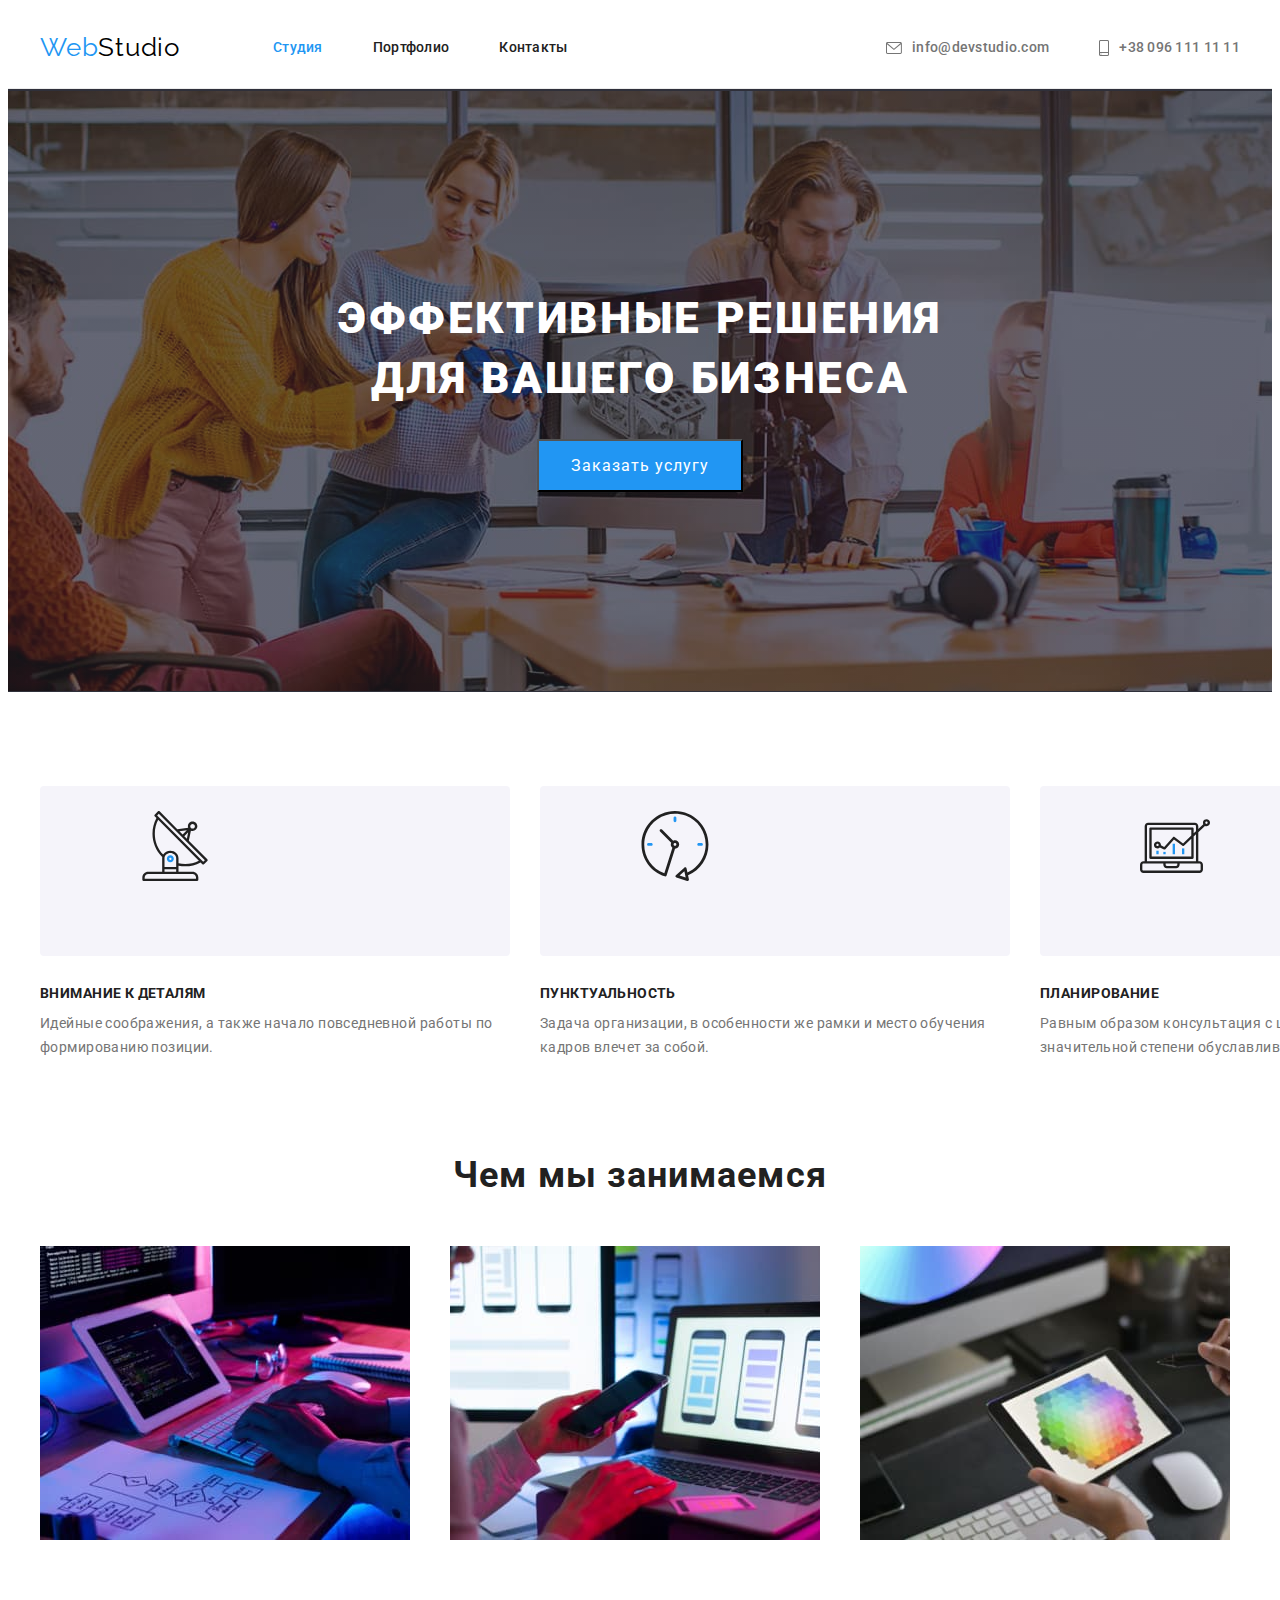
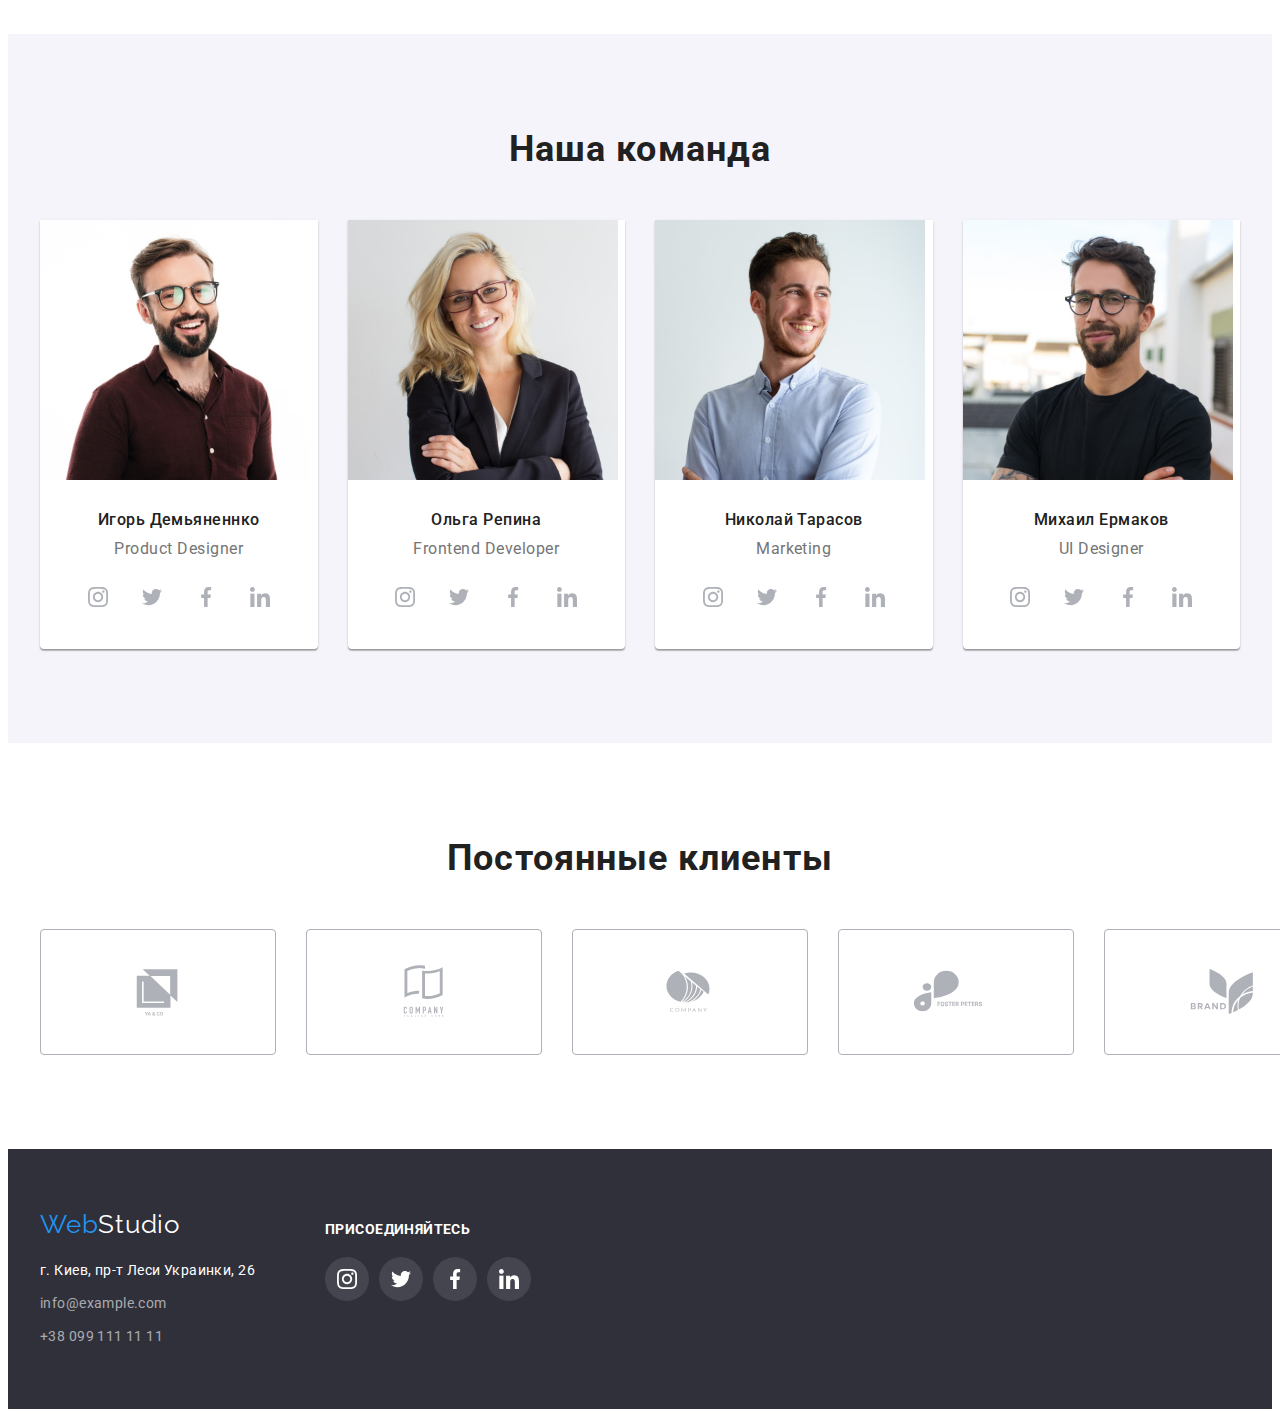
<file: index.html>
<!DOCTYPE html>
<html lang="ru">
  <head>
    <meta charset="UTF-8" />
    <meta http-equiv="X-UA-Compatible" content="IE=edge" />
    <meta name="viewport" content="width=device-width, initial-scale=1.0" />
    <link
      href="https://fonts.googleapis.com/css2?family=Raleway:wght@700&family=Roboto:wght@400;500;700;900&display=swap"
      rel="stylesheet"
    />
    <link
      rel="stylesheet"
      href="https://cdnjs.cloudflare.com/ajax/libs/modern-normalize/1.1.0/modern-normalize.min.css"
      integrity="sha512-wpPYUAdjBVSE4KJnH1VR1HeZfpl1ub8YT/NKx4PuQ5NmX2tKuGu6U/JRp5y+Y8XG2tV+wKQpNHVUX03MfMFn9Q=="
      crossorigin="anonymous"
      referrerpolicy="no-referrer"
    />
    <link rel="stylesheet" href="./css/styles.css" />
    <title>Студия</title>
  </head>
  <body>
    <!---Шапка сайту-->
    <header class="header">
      <div class="container">
        <a href="/" class="logo-up link"
          >Web<span class="logo-first">Studio</span></a
        >
        <nav class="header-navigation">
          <ul class="header-list list">
            <li class="header-item">
              <a class="header-link link current" href="./index.html">Студия</a>
            </li>
            <li class="header-item">
              <a class="header-link link" href="./portfolio.html">Портфолио</a>
            </li>
            <li class="header-item">
              <a class="header-link link" href="/Контакты">Контакты</a>
            </li>
          </ul>
        </nav>
        <div class="header-connect">
          <a class="header-address link" href="malto:info@devstudio.com">
            <svg class="contacts-icon" width="16" height="12">
              <use href="./images/symbol-defs-big.svg#icon-envelope"></use></svg
            >info@devstudio.com
          </a>
          <a class="header-address link" href="tel:+380961111111"
            ><svg class="contacts-icon" width="10" height="16">
              <use
                href="./images/symbol-defs-big.svg#icon-smartphone"
              ></use></svg
            >+38 096 111 11 11</a
          >
        </div>
      </div>
    </header>

    <!--Герой-->
    <main>
      <section class="hero">
        <div class="container">
          <h1 class="hero-title">ЭФФЕКТИВНЫЕ РЕШЕНИЯ ДЛЯ ВАШЕГО БИЗНЕСА</h1>
          <button type="button" class="hero-btn">Заказать услугу</button>
        </div>
      </section>

      <!--О нашей компании-->

      <section class="feature">
        <div class="container">
          <h2 hidden>Наши преемущества</h2>
          <ul class="feature-list list">
            <li class="feature-item">
              <div class="feature-item-bg">
                <svg class="feature-icon" width="70" height="70">
                  <use href="./images/symbol-defs-big.svg#icon-antenna"></use>
                </svg>
              </div>
              <h3 class="feature-title">ВНИМАНИЕ К ДЕТАЛЯМ</h3>
              <p class="feature-text">
                Идейные соображения, а также начало повседневной работы по
                формированию позиции.
              </p>
            </li>
            <li class="feature-item">
              <div class="feature-item-bg">
                <svg class="feature-icon" width="70" height="70">
                  <use href="./images/symbol-defs-big.svg#icon-clock"></use>
                </svg>
              </div>
              <h3 class="feature-title">ПУНКТУАЛЬНОСТЬ</h3>
              <p class="feature-text">
                Задача организации, в особенности же рамки и место обучения
                кадров влечет за собой.
              </p>
            </li>
            <li class="feature-item">
              <div class="feature-item-bg">
                <svg class="feature-icon" width="70" height="70">
                  <use href="./images/symbol-defs-big.svg#icon-diagram"></use>
                </svg>
              </div>
              <h3 class="feature-title">ПЛАНИРОВАНИЕ</h3>
              <p class="feature-text">
                Равным образом консультация с широким активом в значительной
                степени обуславливает.
              </p>
            </li>
            <li class="feature-item">
              <div class="feature-item-bg">
                <svg class="feature-icon" width="70" height="70">
                  <use href="./images/symbol-defs-big.svg#icon-astronaut"></use>
                </svg>
              </div>
              <h3 class="feature-title">СОВРЕМЕННЫЕ ТЕХНОЛОГИИ</h3>
              <p class="feature-text">
                Значимость этих проблем настолько очевидна, что реализация
                плановых заданий.
              </p>
            </li>
          </ul>
        </div>
      </section>

      <section class="about">
        <div class="container">
          <h2 class="about-title">Чем мы занимаемся</h2>
          <ul class="about-list list">
            <li class="about-item">
              <img
                src="./images/image1.jpg"
                alt="Написание кода"
                width="370"
                height="294"
              />
            </li>
            <li class="about-item">
              <img
                src="./images/image2.jpg"
                alt="Разработка мобильного приложения"
                width="370"
                height="294"
              />
            </li>
            <li class="about-item">
              <img
                src="./images/image3.jpg"
                alt="Конечный результат приложения"
                width="370"
                height="294"
              />
            </li>
          </ul>
        </div>
      </section>

      <section class="team">
        <div class="container">
          <h2 class="team-title">Наша команда</h2>
          <ul class="team-list list">
            <li class="team-item">
              <img
                src="./images/imgigor.jpg"
                alt="Игорь Демьяненнко"
                width="270"
                height="260"
              />
              <div class="name-position">
                <h3 class="team-name">Игорь Демьяненнко</h3>
                <p lang="en" class="team-position">Product Designer</p>
                <ul class="team-soc-list list">
                  <li class="team-soc-item">
                    <a href="" class="team-soc-link">
                      <svg class="team-soc-icon" width="20" height="20">
                        <use
                          href="./images/symbol-defs-big.svg#icon-instagram"
                        ></use>
                      </svg>
                    </a>
                  </li>
                  <li class="team-soc-item">
                    <a href="" class="team-soc-link"
                      ><svg class="team-soc-icon" width="20" height="20">
                        <use
                          href="./images/symbol-defs-big.svg#icon-twitter"
                        ></use></svg
                    ></a>
                  </li>
                  <li class="team-soc-item">
                    <a href="" class="team-soc-link"
                      ><svg class="team-soc-icon" width="20" height="20">
                        <use
                          href="./images/symbol-defs-big.svg#icon-facebook"
                        ></use></svg
                    ></a>
                  </li>
                  <li class="team-soc-item">
                    <a href="" class="team-soc-link"
                      ><svg class="team-soc-icon" width="20" height="20">
                        <use
                          href="./images/symbol-defs-big.svg#icon-linkedin"
                        ></use></svg
                    ></a>
                  </li>
                </ul>
              </div>
            </li>
            <li class="team-item">
              <img
                src="./images/imgolga.jpg"
                alt="Ольга Репина"
                width="270"
                height="260"
              />
              <div class="name-position">
                <h3 class="team-name">Ольга Репина</h3>
                <p lang="en" class="team-position">Frontend Developer</p>
                <ul class="team-soc-list list">
                  <li class="team-soc-item">
                    <a href="" class="team-soc-link">
                      <svg class="team-soc-icon" width="20" height="20">
                        <use
                          href="./images/symbol-defs-big.svg#icon-instagram"
                        ></use>
                      </svg>
                    </a>
                  </li>
                  <li class="team-soc-item">
                    <a href="" class="team-soc-link"
                      ><svg class="team-soc-icon" width="20" height="20">
                        <use
                          href="./images/symbol-defs-big.svg#icon-twitter"
                        ></use></svg
                    ></a>
                  </li>
                  <li class="team-soc-item">
                    <a href="" class="team-soc-link"
                      ><svg class="team-soc-icon" width="20" height="20">
                        <use
                          href="./images/symbol-defs-big.svg#icon-facebook"
                        ></use></svg
                    ></a>
                  </li>
                  <li class="team-soc-item">
                    <a href="" class="team-soc-link"
                      ><svg class="team-soc-icon" width="20" height="20">
                        <use
                          href="./images/symbol-defs-big.svg#icon-linkedin"
                        ></use></svg
                    ></a>
                  </li>
                </ul>
              </div>
            </li>
            <li class="team-item">
              <img
                src="./images/imgnikolay.jpg"
                alt="Николай Тарасов"
                width="270"
                height="260"
              />
              <div class="name-position">
                <h3 class="team-name">Николай Тарасов</h3>
                <p lang="en" class="team-position">Marketing</p>
                <ul class="team-soc-list list">
                  <li class="team-soc-item">
                    <a href="" class="team-soc-link">
                      <svg class="team-soc-icon" width="20" height="20">
                        <use
                          href="./images/symbol-defs-big.svg#icon-instagram"
                        ></use>
                      </svg>
                    </a>
                  </li>
                  <li class="team-soc-item">
                    <a href="" class="team-soc-link"
                      ><svg class="team-soc-icon" width="20" height="20">
                        <use
                          href="./images/symbol-defs-big.svg#icon-twitter"
                        ></use></svg
                    ></a>
                  </li>
                  <li class="team-soc-item">
                    <a href="" class="team-soc-link"
                      ><svg class="team-soc-icon" width="20" height="20">
                        <use
                          href="./images/symbol-defs-big.svg#icon-facebook"
                        ></use></svg
                    ></a>
                  </li>
                  <li class="team-soc-item">
                    <a href="" class="team-soc-link"
                      ><svg class="team-soc-icon" width="20" height="20">
                        <use
                          href="./images/symbol-defs-big.svg#icon-linkedin"
                        ></use></svg
                    ></a>
                  </li>
                </ul>
              </div>
            </li>
            <li class="team-item">
              <img
                src="./images/imgmikhail.jpg"
                alt="Михаил Ермаков"
                width="270"
                height="260"
              />
              <div class="name-position">
                <h3 class="team-name">Михаил Ермаков</h3>
                <p lang="en" class="team-position">UI Designer</p>
                <ul class="team-soc-list list">
                  <li class="team-soc-item">
                    <a href="" class="team-soc-link">
                      <svg class="team-soc-icon" width="20" height="20">
                        <use
                          href="./images/symbol-defs-big.svg#icon-instagram"
                        ></use>
                      </svg>
                    </a>
                  </li>
                  <li class="team-soc-item">
                    <a href="" class="team-soc-link"
                      ><svg class="team-soc-icon" width="20" height="20">
                        <use
                          href="./images/symbol-defs-big.svg#icon-twitter"
                        ></use></svg
                    ></a>
                  </li>
                  <li class="team-soc-item">
                    <a href="" class="team-soc-link"
                      ><svg class="team-soc-icon" width="20" height="20">
                        <use
                          href="./images/symbol-defs-big.svg#icon-facebook"
                        ></use></svg
                    ></a>
                  </li>
                  <li class="team-soc-item">
                    <a href="" class="team-soc-link"
                      ><svg class="team-soc-icon" width="20" height="20">
                        <use
                          href="./images/symbol-defs-big.svg#icon-linkedin"
                        ></use></svg
                    ></a>
                  </li>
                </ul>
              </div>
            </li>
          </ul>
        </div>
      </section>
      <section class="clients">
        <div class="container">
          <h2 class="clients-title">Постоянные клиенты</h2>
          <ul class="clients-list list">
            <li class="clients-item">
              <a href="" class="clients-link">
                <svg class="clients-icon" width="106" height="60">
                  <use href="./images/symbol-defs-big.svg#icon-logo_1"></use>
                </svg>
              </a>
            </li>
            <li class="clients-item">
              <a href="" class="clients-link">
                <svg class="clients-icon" width="106" height="60">
                  <use href="./images/symbol-defs-big.svg#icon-logo_2"></use>
                </svg>
              </a>
            </li>
            <li class="clients-item">
              <a href="" class="clients-link">
                <svg class="clients-icon" width="106" height="60">
                  <use href="./images/symbol-defs-big.svg#icon-logo_3"></use>
                </svg>
              </a>
            </li>
            <li class="clients-item">
              <a href="" class="clients-link">
                <svg class="clients-icon" width="106" height="60">
                  <use href="./images/symbol-defs-big.svg#icon-logo_4"></use>
                </svg>
              </a>
            </li>
            <li class="clients-item">
              <a href="" class="clients-link">
                <svg class="clients-icon" width="106" height="60">
                  <use href="./images/symbol-defs-big.svg#icon-logo_5"></use>
                </svg>
              </a>
            </li>
            <li class="clients-item">
              <a href="" class="clients-link">
                <svg class="clients-icon" width="106" height="60">
                  <use href="./images/symbol-defs-big.svg#icon-logo_6"></use>
                </svg>
              </a>
            </li>
          </ul>
        </div>
      </section>
    </main>

    <!--Подвал-->
    <footer class="footer-content">
      <div class="container">
        <div class="footer-address">
          <a href="/" class="logo-down link"
            >Web<span class="logo-second">Studio</span></a
          >
          <address>
            <ul class="address-list list">
              <li class="contact-address">
                <a
                  class="address link"
                  href="https://goo.gl/maps/pw15rnCZKa5F1fGf9"
                  target="_blank"
                  rel="noopener noreferrer nofollow"
                  >г. Киев, пр-т Леси Украинки, 26</a
                >
              </li>
              <li class="contact-address">
                <a class="address-footer link" href="malto:info@example.com"
                  >info@example.com</a
                >
              </li>
              <li class="contact-address">
                <a class="address-footer link" href="tel:+380991111111"
                  >+38 099 111 11 11</a
                >
              </li>
            </ul>
          </address>
        </div>
        <div class="social-media">
          <h2 class="social-media-title">Присоединяйтесь</h2>
          <ul class="social-media-list list">
            <li class="social-media-item">
              <a href="" class="social-media-link">
                <svg class="social-media-icon" width="20" height="20">
                  <use href="./images/symbol-defs-big.svg#icon-instagram"></use>
                </svg>
              </a>
            </li>
            <li class="social-media-item">
              <a href="" class="social-media-link">
                <svg class="social-media-icon" width="20" height="20">
                  <use href="./images/symbol-defs-big.svg#icon-twitter"></use>
                </svg>
              </a>
            </li>
            <li class="social-media-item">
              <a href="" class="social-media-link">
                <svg class="social-media-icon" width="20" height="20">
                  <use href="./images/symbol-defs-big.svg#icon-facebook"></use>
                </svg>
              </a>
            </li>
            <li class="social-media-item">
              <a href="" class="social-media-link">
                <svg class="social-media-icon" width="20" height="20">
                  <use href="./images/symbol-defs-big.svg#icon-linkedin"></use>
                </svg>
              </a>
            </li>
          </ul>
        </div>
      </div>
    </footer>
  </body>
</html>
</file>
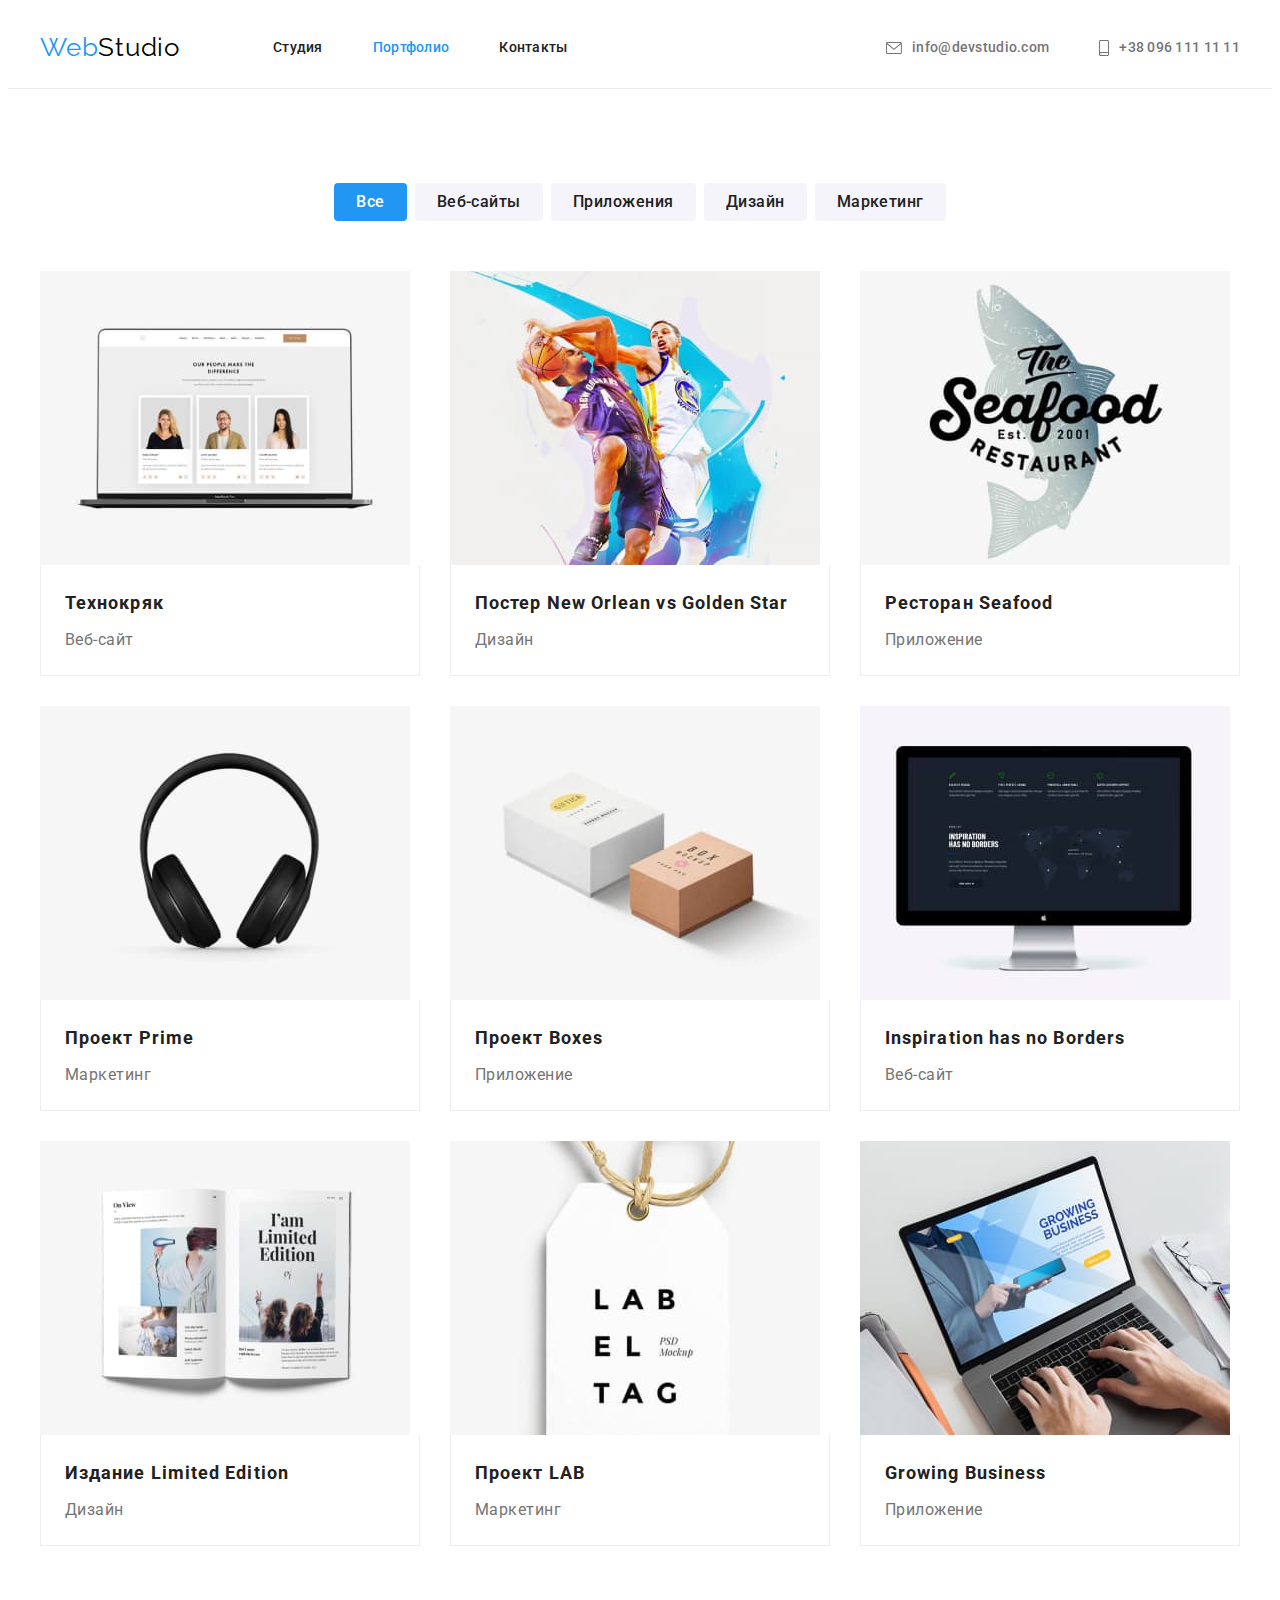
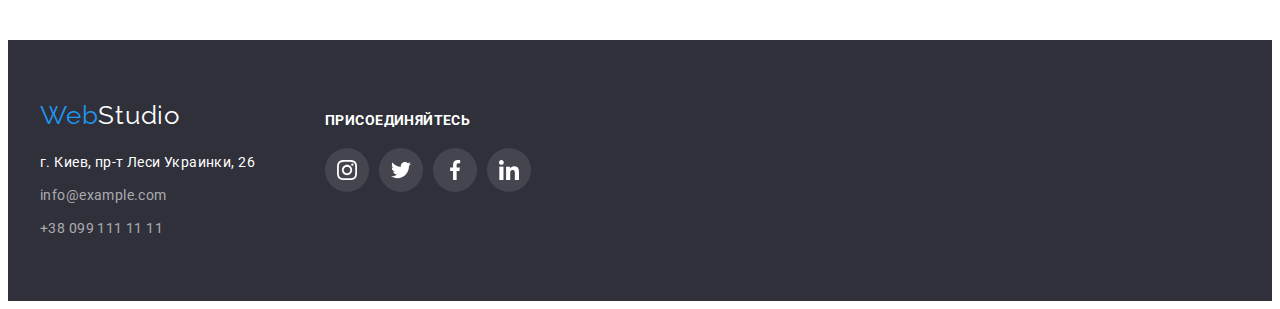
<file: portfolio.html>
<!DOCTYPE html>
<html lang="ru">
  <head>
    <meta charset="UTF-8" />
    <meta http-equiv="X-UA-Compatible" content="IE=edge" />
    <meta name="viewport" content="width=device-width, initial-scale=1.0" />
    <link
      href="https://fonts.googleapis.com/css2?family=Raleway:wght@700&family=Roboto:wght@400;500;700;900&display=swap"
      rel="stylesheet"
    />
    <link
      rel="stylesheet"
      href="https://cdnjs.cloudflare.com/ajax/libs/modern-normalize/1.1.0/modern-normalize.min.css"
      integrity="sha512-wpPYUAdjBVSE4KJnH1VR1HeZfpl1ub8YT/NKx4PuQ5NmX2tKuGu6U/JRp5y+Y8XG2tV+wKQpNHVUX03MfMFn9Q=="
      crossorigin="anonymous"
      referrerpolicy="no-referrer"
    />
    <link rel="stylesheet" href="./css/styles.css" />
    <title>Портфолио</title>
  </head>
  <body>
    <!---Шапка сайту-->
    <header class="header">
      <div class="container">
        <a href="/" class="logo-up link"
          >Web<span class="logo-first">Studio</span></a
        >
        <nav class="header-navigation">
          <ul class="header-list list">
            <li class="header-item">
              <a class="header-link link" href="./index.html">Студия</a>
            </li>
            <li class="header-item">
              <a class="header-link link current" href="./portfolio.html"
                >Портфолио</a
              >
            </li>
            <li class="header-item">
              <a class="header-link link" href="/Контакты">Контакты</a>
            </li>
          </ul>
        </nav>
        <div class="header-connect">
          <a class="header-address link" href="malto:info@devstudio.com">
            <svg class="contacts-icon" width="16" height="12">
              <use href="./images/symbol-defs-big.svg#icon-envelope"></use></svg
            >info@devstudio.com
          </a>
          <a class="header-address link" href="tel:+380961111111"
            ><svg class="contacts-icon" width="10" height="16">
              <use
                href="./images/symbol-defs-big.svg#icon-smartphone"
              ></use></svg
            >+38 096 111 11 11</a
          >
        </div>
      </div>
    </header>

    <main>
      <h1 class="visually-hidden">Наши работы</h1>
      <section class="works">
        <div class="container">
          <ul class="button-list list">
            <li class="work-button">
              <button type="button" class="button-item current">Все</button>
            </li>
            <li class="work-button">
              <button type="button" class="button-item">Веб-сайты</button>
            </li>
            <li class="work-button">
              <button type="button" class="button-item">Приложения</button>
            </li>
            <li class="work-button">
              <button type="button" class="button-item">Дизайн</button>
            </li>
            <li class="work-button">
              <button type="button" class="button-item">Маркетинг</button>
            </li>
          </ul>

          <ul class="work-list list">
            <li class="work-item">
              <a class="work-link link" href="">
                <img
                  src="./images/img1.jpg"
                  alt="Сайт на ноутбуке"
                  width="370"
                  height="294"
                />
                <div class="title-text">
                  <h2 class="work-title">Технокряк</h2>
                  <p lang="en" class="work-text">Веб-сайт</p>
                </div>
              </a>
            </li>
            <li class="work-item">
              <a class="work-link link" href="">
                <img
                  src="./images/img2.jpg"
                  alt="Два баскетболиста"
                  width="370"
                  height="294"
                />
                <div class="title-text">
                  <h2 class="work-title">
                    Постер <span lang="en">New Orlean vs Golden Star</span>
                  </h2>
                  <p class="work-text">Дизайн</p>
                </div>
              </a>
            </li>
            <li class="work-item">
              <a class="work-link link" href="">
                <img
                  src="./images/img3.jpg"
                  alt="Название ресторана"
                  width="370"
                  height="294"
                />
                <div class="title-text">
                  <h2 class="work-title">
                    Ресторан <span lang="en">Seafood</span>
                  </h2>
                  <p class="work-text">Приложение</p>
                </div>
              </a>
            </li>
            <li class="work-item">
              <a class="work-link link" href="">
                <img
                  src="./images/img4.jpg"
                  alt="Наушники"
                  width="370"
                  height="294"
                />
                <div class="title-text">
                  <h2 class="work-title">
                    Проект <span lang="en">Prime</span>
                  </h2>
                  <p class="work-text">Маркетинг</p>
                </div>
              </a>
            </li>
            <li class="work-item">
              <a class="work-link link" href="">
                <img
                  src="./images/img5.jpg"
                  alt="Две коробки"
                  width="370"
                  height="294"
                />
                <div class="title-text">
                  <h2 class="work-title">
                    Проект <span lang="en">Boxes</span>
                  </h2>
                  <p class="work-text">Приложение</p>
                </div>
              </a>
            </li>
            <li class="work-item">
              <a class="work-link link" href="">
                <img
                  src="./images/img6.jpg"
                  alt="Сайт на мониторе"
                  width="370"
                  height="294"
                />
                <div class="title-text">
                  <h2 lang="en" class="work-title">
                    Inspiration has no Borders
                  </h2>
                  <p class="work-text">Веб-сайт</p>
                </div>
              </a>
            </li>
            <li class="work-item">
              <a class="work-link link" href="">
                <img
                  src="./images/img7.jpg"
                  alt="Книга"
                  width="370"
                  height="294"
                />
                <div class="title-text">
                  <h2 class="work-title">
                    Издание <span lang="en">Limited Edition</span>
                  </h2>
                  <p class="work-text">Дизайн</p>
                </div>
              </a>
            </li>
            <li class="work-item">
              <a class="work-link link" href="">
                <img
                  src="./images/img8.jpg"
                  alt="Лейбл"
                  width="370"
                  height="294"
                />
                <div class="title-text">
                  <h2 class="work-title">Проект <span lang="en">LAB</span></h2>
                  <p class="work-text">Маркетинг</p>
                </div>
              </a>
            </li>
            <li class="work-item">
              <a class="work-link link" href="">
                <img
                  src="./images/img9.jpg"
                  alt="Приложение на ноутбуке"
                  width="370"
                  height="294"
                />
                <div class="title-text">
                  <h2 lang="en" class="work-title">Growing Business</h2>
                  <p class="work-text">Приложение</p>
                </div>
              </a>
            </li>
          </ul>
        </div>
      </section>
    </main>

    <!--Подвал-->
    <footer class="footer-content">
      <div class="container">
        <div class="footer-address">
          <a href="/" class="logo-down link"
            >Web<span class="logo-second">Studio</span></a
          >
          <address>
            <ul class="address-list list">
              <li class="contact-address">
                <a
                  class="address link"
                  href="https://goo.gl/maps/pw15rnCZKa5F1fGf9"
                  target="_blank"
                  rel="noopener noreferrer nofollow"
                  >г. Киев, пр-т Леси Украинки, 26</a
                >
              </li>
              <li class="contact-address">
                <a class="address-footer link" href="malto:info@example.com"
                  >info@example.com</a
                >
              </li>
              <li class="contact-address">
                <a class="address-footer link" href="tel:+380991111111"
                  >+38 099 111 11 11</a
                >
              </li>
            </ul>
          </address>
        </div>
        <div class="social-media">
          <h2 class="social-media-title">Присоединяйтесь</h2>
          <ul class="social-media-list list">
            <li class="social-media-item">
              <a href="" class="social-media-link">
                <svg class="social-media-icon" width="20" height="20">
                  <use href="./images/symbol-defs-big.svg#icon-instagram"></use>
                </svg>
              </a>
            </li>
            <li class="social-media-item">
              <a href="" class="social-media-link">
                <svg class="social-media-icon" width="20" height="20">
                  <use href="./images/symbol-defs-big.svg#icon-twitter"></use>
                </svg>
              </a>
            </li>
            <li class="social-media-item">
              <a href="" class="social-media-link">
                <svg class="social-media-icon" width="20" height="20">
                  <use href="./images/symbol-defs-big.svg#icon-facebook"></use>
                </svg>
              </a>
            </li>
            <li class="social-media-item">
              <a href="" class="social-media-link">
                <svg class="social-media-icon" width="20" height="20">
                  <use href="./images/symbol-defs-big.svg#icon-linkedin"></use>
                </svg>
              </a>
            </li>
          </ul>
        </div>
      </div>
    </footer>
  </body>
</html>
</file>
<file: css/styles.css>
:root {
  --title-color: #212121;
  --first-color: #757575;
  --second-color: #ffffff;
  --accent-color: #2196f3;
  --main-background-color: #f5f4fa;
  --main-padding: 94px;
  --main-margin: 30px;
}

body {
  font-family: "Roboto", "Raleway", sans-serif;
  color: var(--title-color);
}

p,
h1,
h2,
h3,
h4,
h5,
h6 {
  margin: 0;
}

ul {
  padding-left: 0;
  margin: 0;
}

img {
  display: block;
}

.link {
  text-decoration: none;
}

.list {
  list-style: none;
}

.container {
  width: 1200px;
  padding-left: 15px;
  padding-right: 15px;
  margin: 0 auto;
  /* outline: 1px solid red; */
}

.visually-hidden {
  position: absolute;
  white-space: nowrap;
  width: 1px;
  height: 1px;
  overflow: hidden;
  border: 0;
  padding: 0;
  clip: rect(0 0 0 0);
  clip-path: inset(50%);
  margin: -1px;
}

/* ------------------HEADER---------------- */

.header {
  border-bottom: 1px solid #ececec;
}

.header .container {
  display: flex;
  align-items: center;
}

.header-list {
  display: flex;
}

.logo-up {
  font-family: "Raleway", Tahoma, sans-serif;
  font-size: 26px;
  line-height: 1.19;
  letter-spacing: 0.03em;
  color: var(--accent-color);
  margin-right: 93px;
  padding-top: 24px;
  padding-bottom: 25px;
}

.logo-first {
  color: #000000;
}

.header-link {
  font-weight: 500;
  font-size: 14px;
  line-height: 1.14;
  letter-spacing: 0.02em;
  color: var(--title-color);
  padding-top: 32px;
  padding-bottom: 32px;
  display: block;
}

.header-link:hover,
.header-link:focus {
  color: var(--accent-color);
}

.header-list .link.current {
  color: var(--accent-color);
}

.header-item:not(:last-child) {
  margin-right: 50px;
}

.header-connect {
  display: flex;
  margin-left: auto;
}

.header-address {
  display: flex;
  align-items: center;
  font-weight: 500;
  font-size: 14px;
  line-height: 1.14;
  letter-spacing: 0.02em;
  color: var(--first-color);
  padding-top: 32px;
  padding-bottom: 32px;
}

.contacts-icon {
  fill: currentColor;
  margin-right: 10px;
}

.header-address:hover,
.header-address:focus {
  color: var(--accent-color);
}

.header-address:not(:last-child) {
  margin-right: 50px;
}

/* ------------------HERO---------------- */

.hero {
  background-color: #2f303a;
  padding-top: 200px;
  padding-bottom: 200px;
  background-image: linear-gradient(
      rgba(47, 48, 58, 0.4),
      rgba(47, 48, 58, 0.4)
    ),
    url(../images/img-bg.jpg);
  background-repeat: no-repeat;
  background-position: center;
  max-width: 1600px;
  margin: 0 auto;
}

.hero-title {
  width: 696px;
  margin: 0 auto;
  font-weight: 900;
  font-size: 44px;
  line-height: 1.36;
  text-align: center;
  letter-spacing: 0.06em;
  text-transform: uppercase;
  color: var(--second-color);
  margin-bottom: var(--main-margin);
}

.hero-btn {
  font-family: inherit;
  font-size: 16px;
  line-height: 1.86;
  letter-spacing: 0.06em;
  color: var(--second-color);
  background-color: var(--accent-color);
  cursor: pointer;
  margin: 0 auto;
  display: block;
  padding: 10px 32px;
}

.hero-btn:hover,
.hero-btn:focus {
  background-color: #188ce8;
}

/* ------------------MAIN---------------- */

.feature {
  padding-top: var(--main-padding);
  padding-bottom: var(--main-padding);
}

.feature-list {
  display: flex;
  margin-left: -30px;
}

.feature-item {
  flex-basis: calc(100% / 4 - 30px);
  margin-left: var(--main-margin);
}

/* .feature-item:not(:last-child) {
  margin-right: var(--main-margin);
} */

.feature-item-bg {
  justify-content: center;
  align-items: center;
  width: 270px;
  height: 120px;
  background: #f5f4fa;
  border-radius: 4px;
  margin-bottom: var(--main-margin);
  padding: 25px 100px;
}

.feature-title {
  font-size: 14px;
  line-height: 1.14;
  letter-spacing: 0.03em;
  text-transform: uppercase;
  color: var(--title-color);
  margin-bottom: 10px;
}

.feature-text {
  font-size: 14px;
  line-height: 1.71;
  letter-spacing: 0.03em;
  color: var(--first-color);
}

.about {
  /* padding-top: var(--main-padding); */
  padding-bottom: var(--main-padding);
}

.about-list {
  display: flex;
  margin-left: -30px;
}

.about-item {
  flex-basis: calc(100% / 3 - 30px);
  margin-left: var(--main-margin);
}

/* .about-item:not(:last-child) {
  margin-right: var(--main-margin);
} */

.about-title {
  font-size: 36px;
  line-height: 1.17;
  letter-spacing: 0.03em;
  text-align: center;
  color: var(--title-color);
  margin-bottom: 50px;
}

.team-title {
  font-size: 36px;
  line-height: 1.17;
  text-align: center;
  letter-spacing: 0.03em;
  color: var(--title-color);
  margin-bottom: 50px;
}

.team {
  background-color: var(--main-background-color);
  padding-top: var(--main-padding);
  padding-bottom: var(--main-padding);
}

.team-list {
  display: flex;
  margin-left: -30px;
}

.team-item {
  flex-basis: calc(100% / 4 - 30px);
  margin-left: var(--main-margin);
  background: #ffffff;
  box-shadow: 0px 1px 3px rgba(0, 0, 0, 0.12), 0px 1px 1px rgba(0, 0, 0, 0.14),
    0px 2px 1px rgba(0, 0, 0, 0.2);
  border-radius: 0px 0px 4px 4px;
}
/* 
.team-item:not(:last-child) {
  margin-right: var(--main-margin);
} */

.team-name {
  font-weight: 500;
  font-size: 16px;
  line-height: 1.19;
  text-align: center;
  letter-spacing: 0.03em;
  color: var(--title-color);
  margin-bottom: 10px;
}

.team-position {
  font-size: 16px;
  line-height: 1.19;
  text-align: center;
  letter-spacing: 0.03em;
  color: var(--first-color);
  margin-bottom: 16px;
}

.name-position {
  padding: 30px 0px;
}

.team-soc-list {
  display: flex;
  justify-content: center;
}

/* .team-soc-item + .team-soc-item {
  margin-left: 10px;
} */

.team-soc-item:not(:last-child) {
  margin-right: 10px;
}

.team-soc-link {
  width: 44px;
  height: 44px;
  background-color: var(--second-color);
  border-radius: 50%;
  display: flex;
  justify-content: center;
  align-items: center;
  color: #afb1b8;
}

.team-soc-icon {
  fill: currentColor;
}

.team-soc-link:hover,
.team-soc-link:focus {
  background-color: var(--accent-color);
  color: var(--second-color);
}

/* .team-soc-link:hover .team-soc-icon {
  fill: var(--second-color);
} */

.clients {
  padding-top: var(--main-padding);
  padding-bottom: var(--main-padding);
}

.clients-title {
  font-style: normal;
  font-size: 36px;
  line-height: 42px;
  text-align: center;
  letter-spacing: 0.03em;
  color: var(--title-color);
  margin-bottom: 50px;
}

.clients-list {
  display: flex;
}

.clients-item:not(:last-child) {
  margin-right: 30px;
}

.clients-link {
  display: flex;
  justify-content: center;
  align-items: center;
  width: 170px;
  height: 92px;
  border: 1px solid #afb1b8;
  border-radius: 4px;
  color: #afb1b8;
  padding: 16px 32px;
}

.clients-link:hover,
.clients-link:focus {
  border: 1px solid var(--accent-color);
  color: var(--accent-color);
}

.clients-icon {
  fill: currentColor;
}

/* ------------------PORTFOLIO---------------- */

.works {
  padding-top: var(--main-padding);
  padding-bottom: var(--main-padding);
}

.button-list {
  display: flex;
  justify-content: center;
  margin-bottom: 50px;
}

.button-item {
  font-family: inherit;
  font-weight: 500;
  font-size: 16px;
  line-height: 1.62;
  letter-spacing: 0.03em;
  color: var(--title-color);
  background-color: var(--main-background-color);
  cursor: pointer;
  border-radius: 4px;
  border: transparent;
  padding: 6px 22px;
}

.button-item:hover,
.button-item:focus {
  color: var(--second-color);
  background-color: var(--accent-color);
  box-shadow: 0px 3px 1px rgba(0, 0, 0, 0.1), 0px 1px 2px rgba(0, 0, 0, 0.08),
    0px 2px 2px rgba(0, 0, 0, 0.12);
}

.button-list .button-item.current {
  color: var(--second-color);
  background-color: var(--accent-color);
}

.work-button:not(:last-child) {
  margin-right: 8px;
}

.work-list {
  display: flex;
  flex-wrap: wrap;
  margin-left: -30px;
}

.work-item {
  margin-bottom: var(--main-margin);
  width: calc(100% / 3 - 30px);
  margin-left: 30px;
  margin-bottom: 30px;
}

.work-link:hover {
  display: block;
  box-shadow: 0px 1px 1px rgba(0, 0, 0, 0.12), 0px 4px 4px rgba(0, 0, 0, 0.06),
    1px 4px 6px rgba(0, 0, 0, 0.16);
}

.work-item:nth-last-child(-n + 3) {
  margin-bottom: 0;
}

.title-text {
  padding: 20px 24px;
  background: #ffffff;
  border-left: 1px solid #eeeeee;
  border-right: 1px solid #eeeeee;
  border-bottom: 1px solid #eeeeee;
}

.work-title {
  font-size: 18px;
  line-height: 2;
  letter-spacing: 0.06em;
  color: var(--title-color);
  margin-bottom: 4px;
}

.work-text {
  font-size: 16px;
  line-height: 1.88;
  letter-spacing: 0.03em;
  color: var(--first-color);
}

/* ------------------FOOTER---------------- */

.footer-content {
  background-color: #2f303a;
}

.footer-content .container {
  display: flex;
}

.footer-address {
  margin-right: 70px;
  padding-top: 60px;
  padding-bottom: 60px;
}

.logo-down {
  font-family: "Raleway", Tahoma, sans-serif;
  font-size: 26px;
  line-height: 1.19;
  letter-spacing: 0.03em;
  color: var(--accent-color);
  display: block;
  margin-bottom: 20px;
}

.logo-second {
  color: var(--second-color);
}

.address {
  font-style: normal;
  font-size: 14px;
  line-height: 1.71;
  letter-spacing: 0.03em;
  color: var(--second-color);
}

.address:hover,
.address:focus {
  color: var(--accent-color);
}
.address-footer {
  font-style: normal;
  font-size: 14px;
  line-height: 1.71;
  letter-spacing: 0.03em;
  color: rgba(255, 255, 255, 0.6);
}

.address-footer:hover,
.address-footer:focus {
  color: var(--accent-color);
}

.contact-address:not(:last-child) {
  margin-bottom: 9px;
}

.social-media {
  padding-top: 72px;
  padding-bottom: 100px;
}

.social-media-title {
  font-size: 14px;
  line-height: 16px;
  letter-spacing: 0.03em;
  text-transform: uppercase;
  color: var(--second-color);
  margin-bottom: 20px;
}

.social-media-list {
  display: flex;
}

.social-media-item:not(:last-child) {
  margin-right: 10px;
}

.social-media-link {
  display: flex;
  justify-content: center;
  align-items: center;
  width: 44px;
  height: 44px;
  background-color: rgba(255, 255, 255, 0.1);
  color: var(--second-color);
  border-radius: 50%;
}

.social-media-link:hover,
.social-media-link:focus {
  background-color: var(--accent-color);
}

.social-media-icon {
  fill: currentColor;
}
</file>
